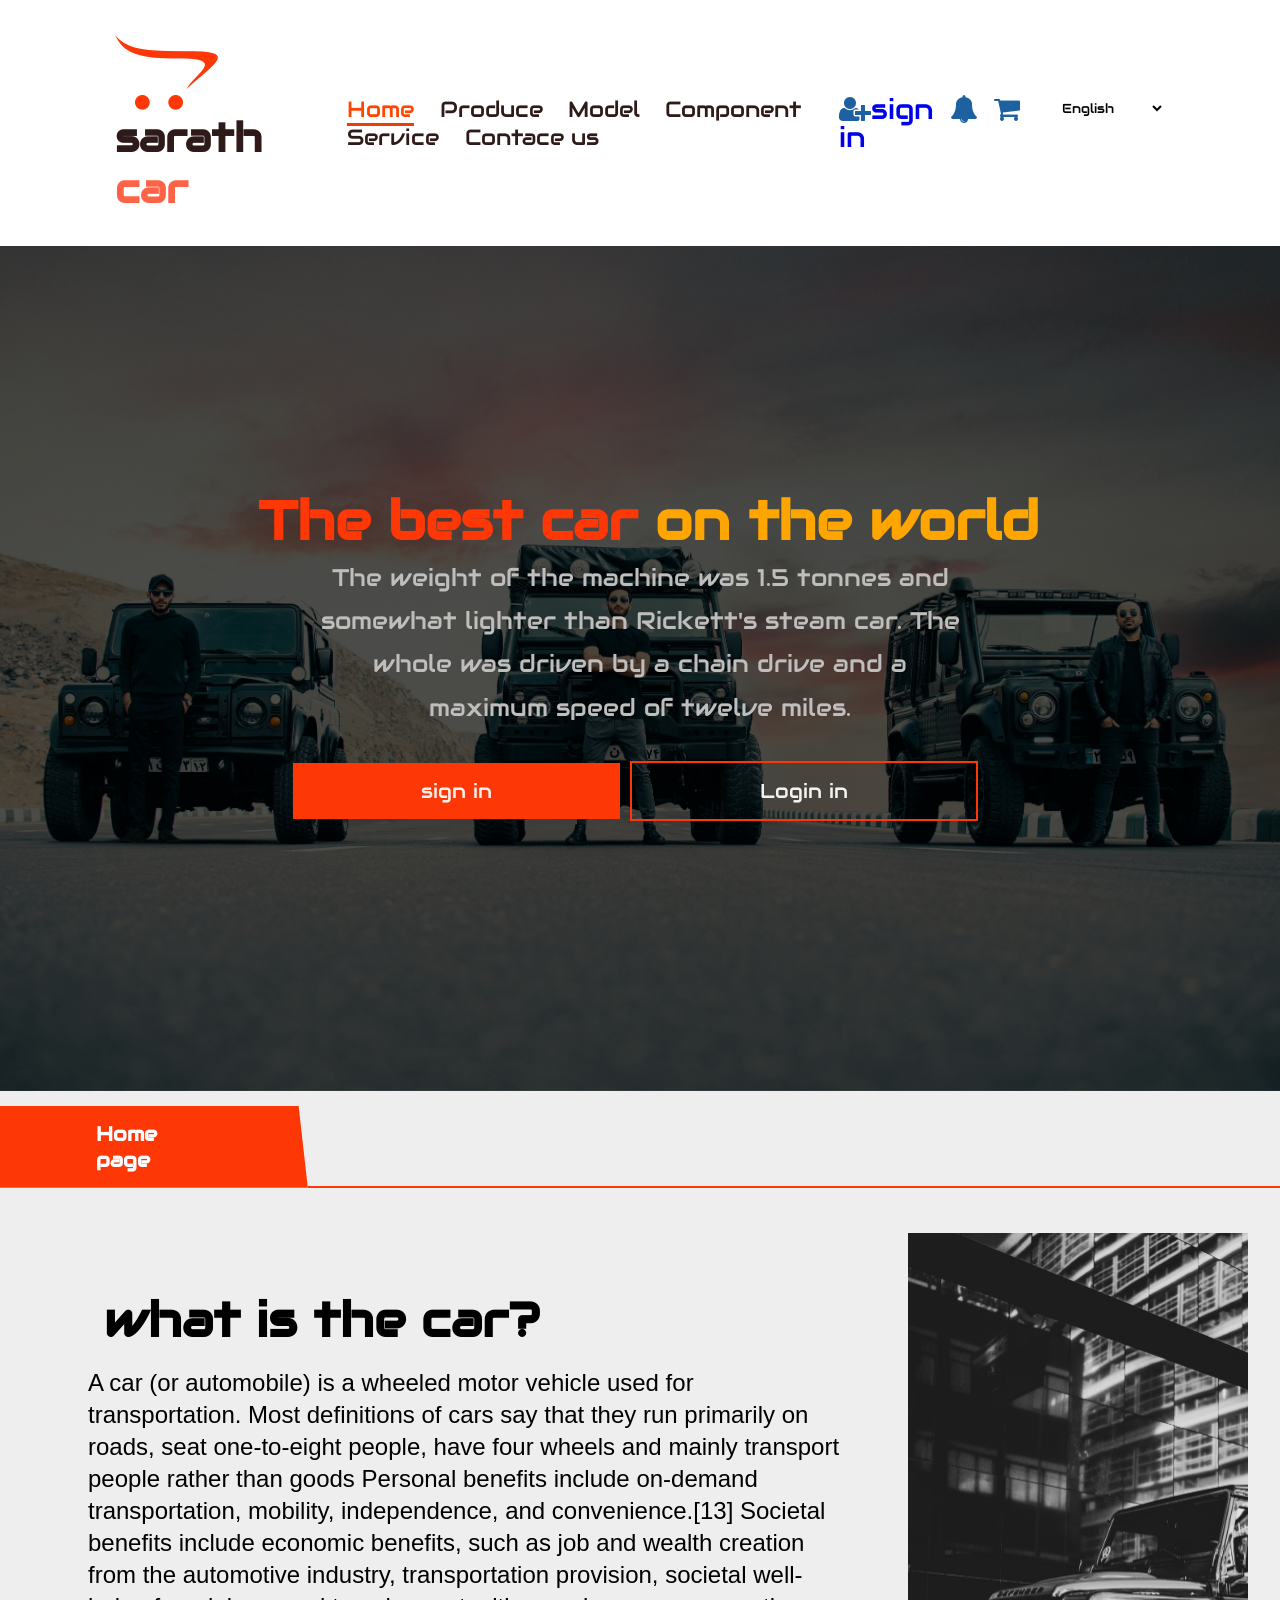
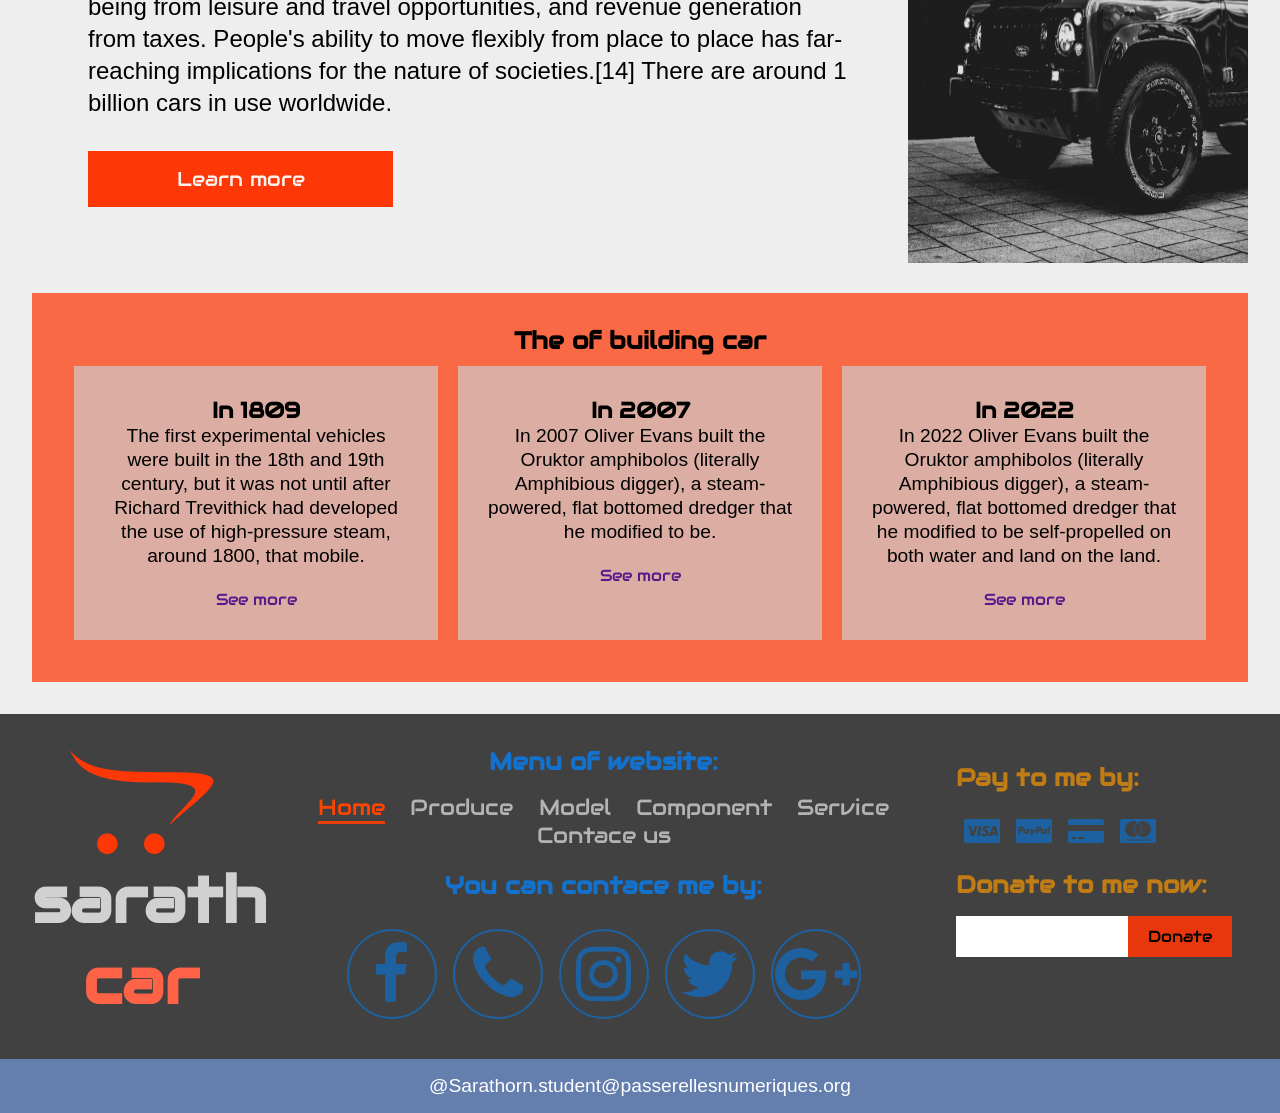
<file: index.html>
<!DOCTYPE html>
<html lang="en">
<head>
    <meta charset="UTF-8">
    <meta http-equiv="X-UA-Compatible" content="IE=edge">
    <meta name="viewport" content="width=device-width, initial-scale=1.0">
    <title>Home page</title>
    <link rel="stylesheet" href="https://cdnjs.cloudflare.com/ajax/libs/font-awesome/4.7.0/css/font-awesome.min.css">
    <link rel="stylesheet" href="css/style.css">
</head>
<body>
    <!-- navbar -->
    <header class="header">

        <a href="#" class="logo"><i class="fa fa-opencart"></i>sarath  <span>car</span> </a>
        <nav class="navbar">
            <a href="#" id="focus">Home</a>
            <a href="page/produce.html">Produce</a>
            <a href="page/model.html">Model</a>
            <a href="page/component.html">Component</a>
            <a href="page/service.html">Service</a>
            <a href="page/contace.html">Contace us</a>
        </nav>
        <div class="icons">
            <div class="fa fa-user-plus"><a href="page/sign-in.html">sign in</a></div>
            <div class="fa fa-bell"></div>
            <div class="fa fa-shopping-cart"></div>
            <div class="select-language">
                <select name="" id="">
                    <option value="" selected disabled>English</option>
                    <option value="">Khmer</option>
                    <option value="">Chinese</option>
                    <option value="">Thai</option>
                </select>
            </div>
        </div>
    </header>
    <!-- ------------ -->
    <section class="home">
        <div class="content">
            <h3>The best car <span>on the world</span> </h3>
            <p>The weight of the machine was 1.5 tonnes and somewhat lighter than Rickett's steam car. The whole was driven by a chain drive and a maximum speed of twelve miles.

            </p>
            <div class="button">
                <div class="button">
                    <a href="page/sign-in.html" class="btn btn-color">
                       sign in
                    </a>
                    <a href="page/sign-in.html" class="btn btn-benner" >
                        Login in
                    </a>
                </div>
            </div>
        </div>
    </section>
    <!-- contener -->
    <div class="headers">
        <h1>Home page</h1>
        <div></div>
    </div>
    <div class="contener">
        <div class="main main-1">
            <div class="text">
                <h3>what is the car?</h3>
                <p>A car (or automobile) is a wheeled motor vehicle used for transportation. Most definitions of cars say that they run primarily on roads, seat one-to-eight people, have four wheels and mainly transport people rather than goods
                    Personal benefits include on-demand transportation, mobility, independence, and convenience.[13] Societal benefits include economic benefits, such as job and wealth creation from the automotive industry, transportation provision, societal well-being from leisure and travel opportunities, and revenue generation from taxes. People's ability to move flexibly from place to place has far-reaching implications for the nature of societies.[14] There are around 1 billion cars in use worldwide. 
                </p>
                <div class="btn btn-color small">
                    Learn more
                </div>

            </div>
            <div class="img">
                <img src="image/home1.jpg" alt="">

            </div>
        </div>
        <div class="main main-2">
            <h1 class="h1">The of building car</h1>
            <div class="main-card">
                <div class="card card-has-bg card-has-magain start-center">
                    <h4>In 1809</h4>
                    <p>The first experimental vehicles were built in the 18th and 19th century, but it was not until after Richard Trevithick had developed the use of high-pressure steam, around 1800, that mobile.</p><br>
                    <a href="">See more</a>

                </div>
                <div class="card card-has-bg card-has-magain start-center">
                    <h4>In 2007</h4>
                    <p>In 2007 Oliver Evans built the Oruktor amphibolos (literally Amphibious digger), a steam-powered, flat bottomed dredger that he modified to be. </p><br>
                    <a href="">See more</a>
                    
                </div>
                <div class="card card-has-bg card-has-magain start-center">
                    <h4>In 2022</h4>
                    <p>In 2022 Oliver Evans built the Oruktor amphibolos (literally Amphibious digger), a steam-powered, flat bottomed dredger that he modified to be self-propelled on both water and land on the land. </p><br>
                    <a href="">See more</a>
                </div>
                
            </div>

        </div>
    </div>
    <footer>
        <a href="#" class="logo logo-footer"><i class="fa fa-opencart"></i>sarath  <span>car</span> </a>
    <div class="menu-footer">
        <nav class="navbar navbar-footer">
            <h1 class="h1">Menu of website:</h1>
            <a href="#" id="focus">Home</a>
            <a href="page/produce.html">Produce</a>
            <a href="page/model.html">Model</a>
            <a href="page/component.html">Component</a>
            <a href="page/service.html">Service</a>
            <a href="page/contace.html">Contace us</a>
        </nav>
        <div>
            <h1 class="h1">You can contace me by:</h4>
            <div class="icons icons-footer">
                <div class="fa fa-facebook"></div>
                <div class="fa fa-phone"></div>
                <div class="fa fa-instagram"></div>
                <div class="fa fa-twitter"></div>
                <div class="fa fa fa-google-plus"></div>
            </div>
        </div>

    </div>
    <div>
        <h1 class="h1-footer">Pay to me by:</h1>
        <div class="icons">
            <div class="fa fa-cc-visa"></div>
            <div class="fa fa-cc-paypal"></div>
            <div class="fa fa-credit-card-alt"></div>
            <div class="fa fa-cc-mastercard"></div>
        </div>
        <h1 class="h1-footer">Donate to me now:</h1>
        <div class="form-footer">
            <input type="text" class="input-footer">
            <div class="btn-footer">
                Donate
            </div>
        </div>

    </div>

</footer>
<p class="rever">@Sarathorn.student@passerellesnumeriques.org</p>
</body>
</html>
</file>
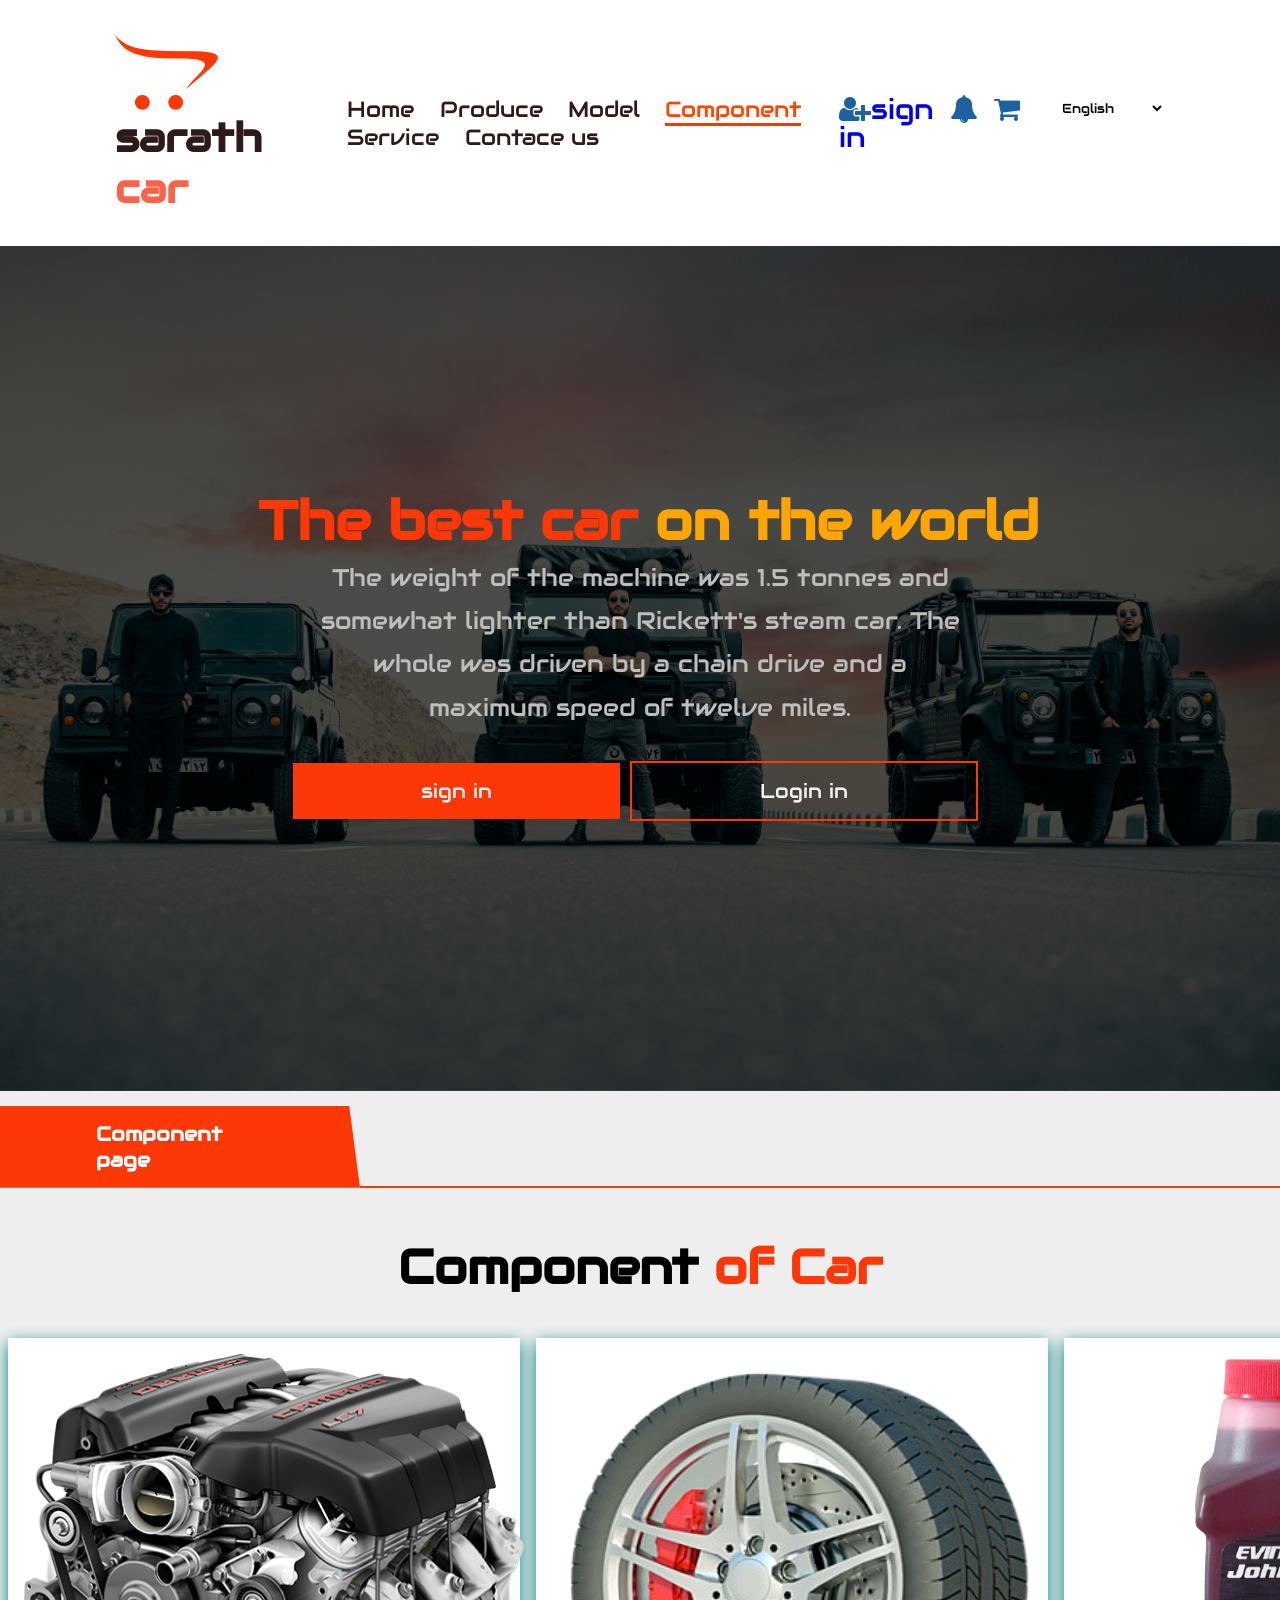
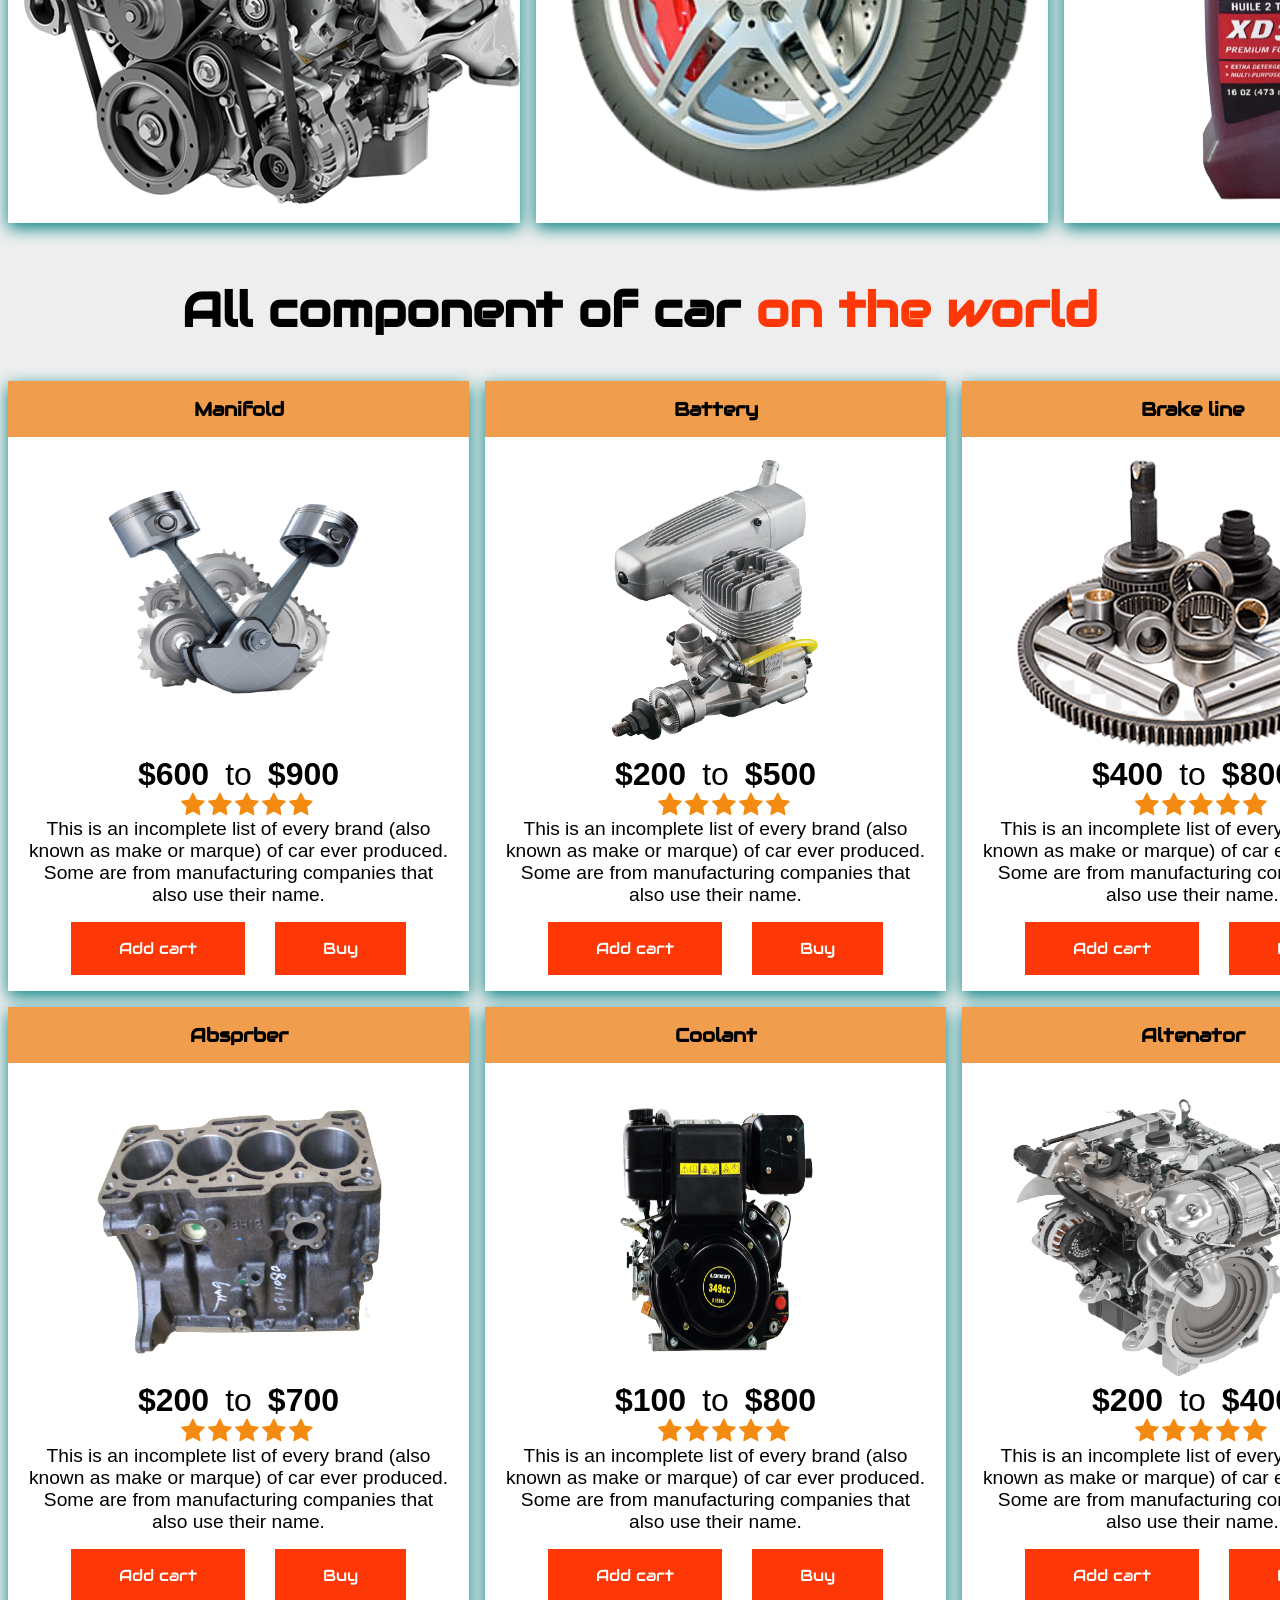
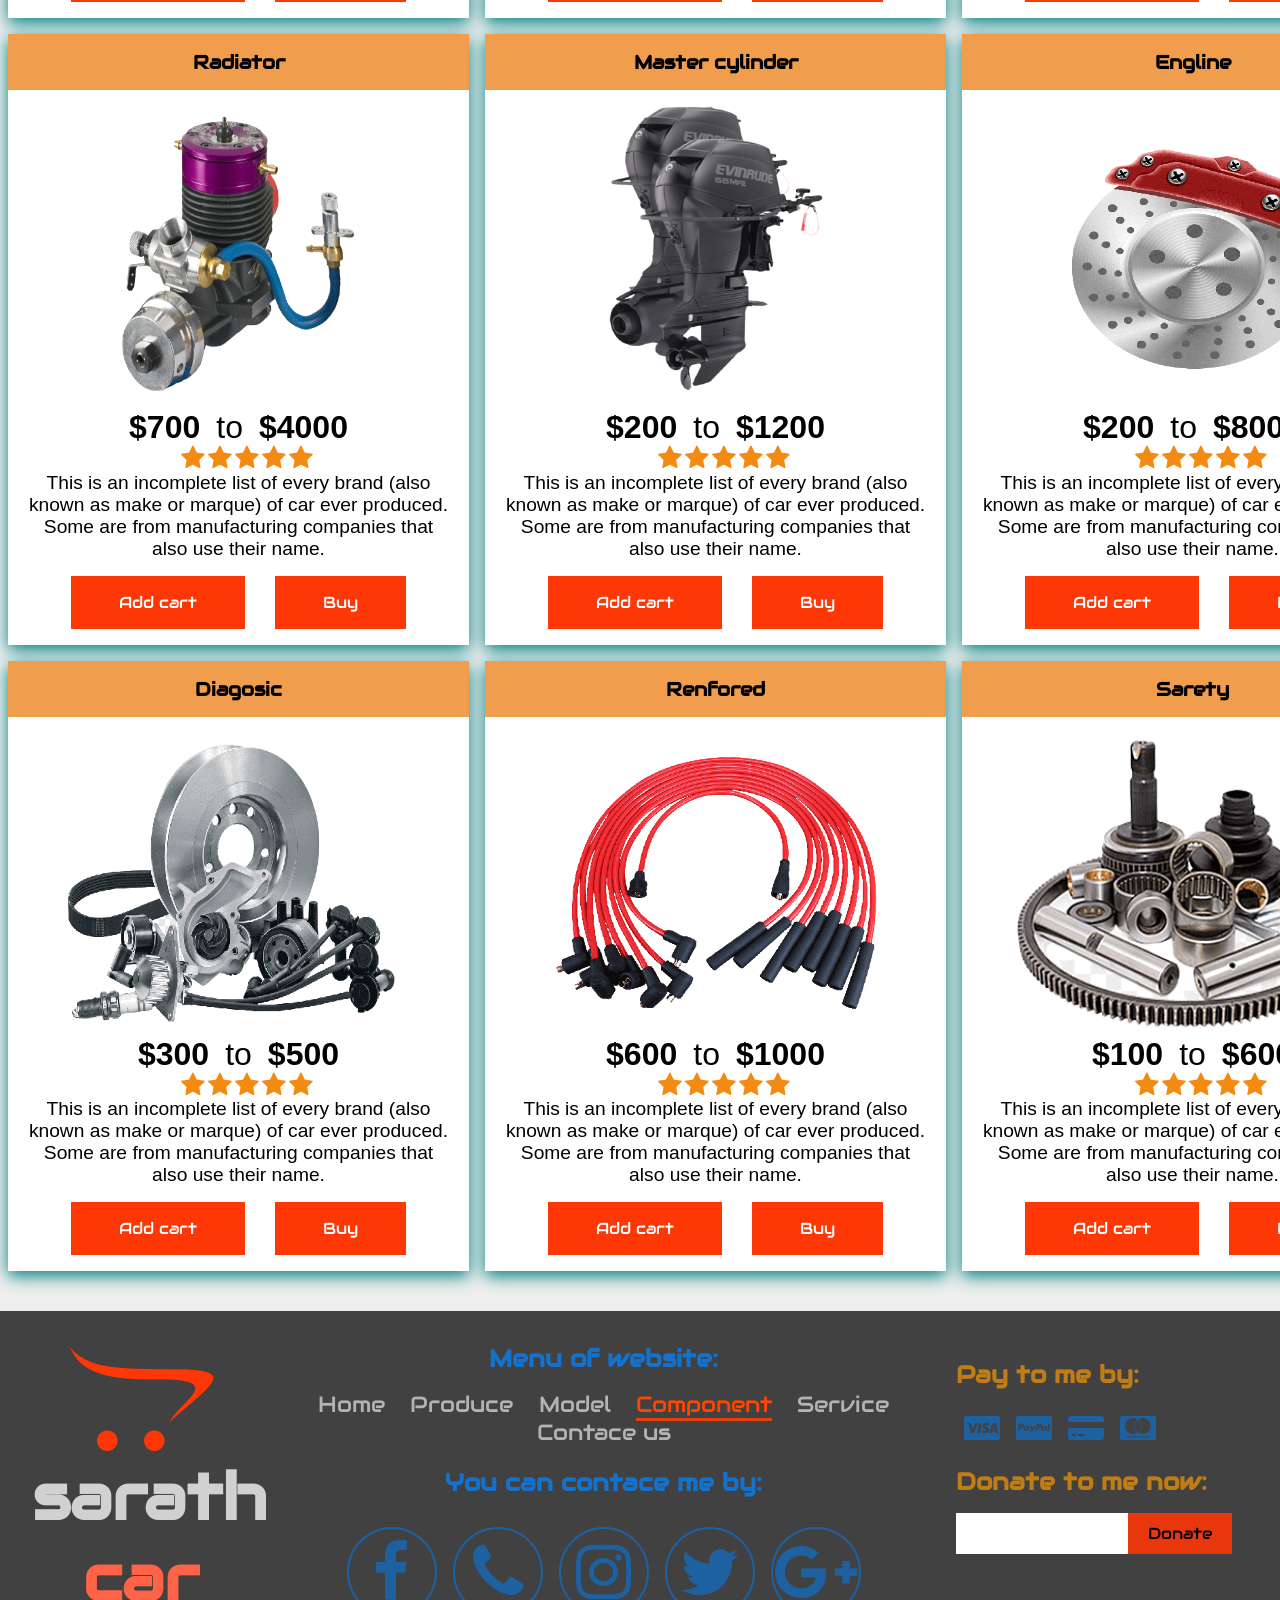
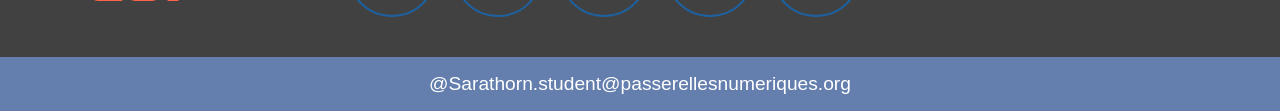
<file: page/component.html>
<!DOCTYPE html>
<html lang="en">
<head>
    <meta charset="UTF-8">
    <meta http-equiv="X-UA-Compatible" content="IE=edge">
    <meta name="viewport" content="width=device-width, initial-scale=1.0">
    <title>Component page</title>
    <link rel="stylesheet" href="https://cdnjs.cloudflare.com/ajax/libs/font-awesome/4.7.0/css/font-awesome.min.css">
    <link rel="stylesheet" href="../css/style.css">
</head>
<body>
    <!-- navbar -->
    <header class="header">

        <a href="#" class="logo"><i class="fa fa-opencart"></i>sarath  <span>car</span> </a>
        <nav class="navbar">
            <a href="../index.html">Home</a>
            <a href="produce.html">Produce</a>
            <a href="model.html">Model</a>
            <a href="#" id="focus">Component</a>
            <a href="service.html">Service</a>
            <a href="contace.html">Contace us</a>
        </nav>
        <div class="icons">
            <div class="fa fa-user-plus"><a href="sign-in.html">sign in</a></div>
            <div class="fa fa-bell"></div>
            <div class="fa fa-shopping-cart"></div>
            <div class="select-language">
                <select name="" id="">
                    <option value="" selected disabled>English</option>
                    <option value="">Khmer</option>
                    <option value="">Chinese</option>
                    <option value="">Thai</option>
                </select>
            </div>
        </div>
    </header>
    <section class="home">
        <div class="content">
            <h3>The best car <span>on the world</span> </h3>
            <p>The weight of the machine was 1.5 tonnes and somewhat lighter than Rickett's steam car. The whole was driven by a chain drive and a maximum speed of twelve miles.

            </p>
            <div class="button">
                <div class="button">
                    <a href="sign-in.html" class="btn btn-color">
                       sign in
                    </a>
                    <a href="sign-in.html" class="btn btn-benner" >
                        Login in
                    </a>
                </div>
            </div>
        </div>
    </section>
    <div class="headers">
        <h1>Component page</h1>
        <div></div>
    </div>
</div>
<h1 class="h1-card">Component<span> of Car</span></h1>
<div class="">
    <div class="main-card">
        <div class="card no-bg-card start-center">
            <img src="../image/com1.png" alt="" width="500" height="450">
        </div>
        <div class="card no-bg-card start-center">
            <img src="../image/com2.png" alt="" width="500" height="450">
        </div>
        <div class="card no-bg-card start-center">
            <img src="../image/com3.png" alt="" width="500" height="450">
        </div>
    </div>


    <h1 class="h1-card">All component of car <span> on the world</span></h1>
    <div>

        <div class="main-card">
            <div class=" no-bg-card start-center">
                <h1 class="h1-bg">Manifold</h1>
                <img src="../image/com4.png" alt="" width="360" height="300">
                <div class="card-com">
                    <div class="cost">
                        <h1>$600</h1>
                        <p>to</p>
                        <h1>$900</h1>
                    </div>
                    <div class="icon-flex">
                        <div class="fa fa-star"></div>
                        <div class="fa fa-star"></div>
                        <div class="fa fa-star"></div>
                        <div class="fa fa-star"></div>
                        <div class="fa fa-star"></div>
                    </div>
                    <p>This is an incomplete list of every brand (also known as make or marque) of car ever produced. Some are from manufacturing companies that also use their name.</p>
                    <div class="bt">
                        <div class="btn-com btn-color">
                            Add cart
                        </div>
                        <div class="btn-com btn-color">
                            Buy
                        </div>
                    </div>

                </div>
            </div>
            <div class=" no-bg-card start-center">
                <h1 class="h1-bg">Battery</h1>
                <img src="../image/com5.png" alt="" width="360" height="300">
                <div class="card-com">
                    <div class="cost">
                        <h1>$200</h1>
                        <p>to</p>
                        <h1>$500</h1>
                    </div>
                    <div class="icon-flex">
                        <div class="fa fa-star"></div>
                        <div class="fa fa-star"></div>
                        <div class="fa fa-star"></div>
                        <div class="fa fa-star"></div>
                        <div class="fa fa-star"></div>
                    </div>
                    <p>This is an incomplete list of every brand (also known as make or marque) of car ever produced. Some are from manufacturing companies that also use their name.</p>
                    <div class="bt">
                        <div class="btn-com btn-color">
                            Add cart
                        </div>
                        <div class="btn-com btn-color">
                            Buy
                        </div>
                    </div>

                </div>
            </div>
            <div class=" no-bg-card start-center">
                <h1 class="h1-bg">Brake line</h1>
                <img src="../image/com18.png" alt="" width="360" height="300">
                <div class="card-com">
                    <div class="cost">
                        <h1>$400</h1>
                        <p>to</p>
                        <h1>$800</h1>
                    </div>
                    <div class="icon-flex">
                        <div class="fa fa-star"></div>
                        <div class="fa fa-star"></div>
                        <div class="fa fa-star"></div>
                        <div class="fa fa-star"></div>
                        <div class="fa fa-star"></div>
                    </div>
                    <p>This is an incomplete list of every brand (also known as make or marque) of car ever produced. Some are from manufacturing companies that also use their name.</p>
                    <div class="bt">
                        <div class="btn-com btn-color">
                            Add cart
                        </div>
                        <div class="btn-com btn-color">
                            Buy
                        </div>
                    </div>

                </div>
            </div>
            <div class=" no-bg-card start-center">
                <h1 class="h1-bg">Fueltank</h1>
                <img src="../image/com7.png" alt="" width="360" height="300">
                <div class="card-com">
                    <div class="cost">
                        <h1>$200</h1>
                        <p>to</p>
                        <h1>$500</h1>
                    </div>
                    <div class="icon-flex">
                        <div class="fa fa-star"></div>
                        <div class="fa fa-star"></div>
                        <div class="fa fa-star"></div>
                        <div class="fa fa-star"></div>
                        <div class="fa fa-star"></div>
                    </div>
                    <p>This is an incomplete list of every brand (also known as make or marque) of car ever produced. Some are from manufacturing companies that also use their name.</p>
                    <div class="bt">
                        <div class="btn-com btn-color">
                            Add cart
                        </div>
                        <div class="btn-com btn-color">
                            Buy
                        </div>
                    </div>

                </div>
            </div>
        </div>
        <div class="main-card">
            <div class=" no-bg-card start-center">
                <h1 class="h1-bg">Absprber</h1>
                <img src="../image/com8.png" alt="" width="360" height="300">
                <div class="card-com">
                    <div class="cost">
                        <h1>$200</h1>
                        <p>to</p>
                        <h1>$700</h1>
                    </div>
                    <div class="icon-flex">
                        <div class="fa fa-star"></div>
                        <div class="fa fa-star"></div>
                        <div class="fa fa-star"></div>
                        <div class="fa fa-star"></div>
                        <div class="fa fa-star"></div>
                    </div>
                    <p>This is an incomplete list of every brand (also known as make or marque) of car ever produced. Some are from manufacturing companies that also use their name.</p>
                    <div class="bt">
                        <div class="btn-com btn-color">
                            Add cart
                        </div>
                        <div class="btn-com btn-color">
                            Buy
                        </div>
                    </div>

                </div>
            </div>
            <div class=" no-bg-card start-center">
                <h1 class="h1-bg">Coolant</h1>
                <img src="../image/com9.png" alt="" width="360" height="300">
                <div class="card-com">
                    <div class="cost">
                        <h1>$100</h1>
                        <p>to</p>
                        <h1>$800</h1>
                    </div>
                    <div class="icon-flex">
                        <div class="fa fa-star"></div>
                        <div class="fa fa-star"></div>
                        <div class="fa fa-star"></div>
                        <div class="fa fa-star"></div>
                        <div class="fa fa-star"></div>
                    </div>
                    <p>This is an incomplete list of every brand (also known as make or marque) of car ever produced. Some are from manufacturing companies that also use their name.</p>
                    <div class="bt">
                        <div class="btn-com btn-color">
                            Add cart
                        </div>
                        <div class="btn-com btn-color">
                            Buy
                        </div>
                    </div>

                </div>
            </div>
            <div class=" no-bg-card start-center">
                <h1 class="h1-bg">Altenator</h1>
                <img src="../image/com10.png" alt="" width="360" height="300">
                <div class="card-com">
                    <div class="cost">
                        <h1>$200</h1>
                        <p>to</p>
                        <h1>$400</h1>
                    </div>
                    <div class="icon-flex">
                        <div class="fa fa-star"></div>
                        <div class="fa fa-star"></div>
                        <div class="fa fa-star"></div>
                        <div class="fa fa-star"></div>
                        <div class="fa fa-star"></div>
                    </div>
                    <p>This is an incomplete list of every brand (also known as make or marque) of car ever produced. Some are from manufacturing companies that also use their name.</p>
                    <div class="bt">
                        <div class="btn-com btn-color">
                            Add cart
                        </div>
                        <div class="btn-com btn-color">
                            Buy
                        </div>
                    </div>

                </div>
            </div>
            <div class=" no-bg-card start-center">
                <h1 class="h1-bg">Distributor</h1>
                <img src="../image/com11.png" alt="" width="360" height="300">
                <div class="card-com">
                    <div class="cost">
                        <h1>$100</h1>
                        <p>to</p>
                        <h1>$900</h1>
                    </div>
                    <div class="icon-flex">
                        <div class="fa fa-star"></div>
                        <div class="fa fa-star"></div>
                        <div class="fa fa-star"></div>
                        <div class="fa fa-star"></div>
                        <div class="fa fa-star"></div>
                    </div>
                    <p>This is an incomplete list of every brand (also known as make or marque) of car ever produced. Some are from manufacturing companies that also use their name.</p>
                    <div class="bt">
                        <div class="btn-com btn-color">
                            Add cart
                        </div>
                        <div class="btn-com btn-color">
                            Buy
                        </div>
                    </div>

                </div>
            </div>
        </div>
        <div class="main-card">
            <div class=" no-bg-card start-center">
                <h1 class="h1-bg">Radiator</h1>
                <img src="../image/com12.png" alt="" width="360" height="300">
                <div class="card-com">
                    <div class="cost">
                        <h1>$700</h1>
                        <p>to</p>
                        <h1>$4000</h1>
                    </div>
                    <div class="icon-flex">
                        <div class="fa fa-star"></div>
                        <div class="fa fa-star"></div>
                        <div class="fa fa-star"></div>
                        <div class="fa fa-star"></div>
                        <div class="fa fa-star"></div>
                    </div>
                    <p>This is an incomplete list of every brand (also known as make or marque) of car ever produced. Some are from manufacturing companies that also use their name.</p>
                    <div class="bt">
                        <div class="btn-com btn-color">
                            Add cart
                        </div>
                        <div class="btn-com btn-color">
                            Buy
                        </div>
                    </div>

                </div>
            </div>
            <div class=" no-bg-card start-center">
                <h1 class="h1-bg">Master cylinder</h1>
                <img src="../image/com13.png" alt="" width="360" height="300">
                <div class="card-com">
                    <div class="cost">
                        <h1>$200</h1>
                        <p>to</p>
                        <h1>$1200</h1>
                    </div>
                    <div class="icon-flex">
                        <div class="fa fa-star"></div>
                        <div class="fa fa-star"></div>
                        <div class="fa fa-star"></div>
                        <div class="fa fa-star"></div>
                        <div class="fa fa-star"></div>
                    </div>
                    <p>This is an incomplete list of every brand (also known as make or marque) of car ever produced. Some are from manufacturing companies that also use their name.</p>
                    <div class="bt">
                        <div class="btn-com btn-color">
                            Add cart
                        </div>
                        <div class="btn-com btn-color">
                            Buy
                        </div>
                    </div>

                </div>
            </div>
            <div class=" no-bg-card start-center">
                <h1 class="h1-bg">Engline</h1>
                <img src="../image/com14.png" alt="" width="360" height="300">
                <div class="card-com">
                    <div class="cost">
                        <h1>$200</h1>
                        <p>to</p>
                        <h1>$8000</h1>
                    </div>
                    <div class="icon-flex">
                        <div class="fa fa-star"></div>
                        <div class="fa fa-star"></div>
                        <div class="fa fa-star"></div>
                        <div class="fa fa-star"></div>
                        <div class="fa fa-star"></div>
                    </div>
                    <p>This is an incomplete list of every brand (also known as make or marque) of car ever produced. Some are from manufacturing companies that also use their name.</p>
                    <div class="bt">
                        <div class="btn-com btn-color">
                            Add cart
                        </div>
                        <div class="btn-com btn-color">
                            Buy
                        </div>
                    </div>

                </div>
            </div>
            <div class=" no-bg-card start-center">
                <h1 class="h1-bg">Pedal</h1>
                <img src="../image/com15.png" alt="" width="360" height="300">
                <div class="card-com">
                    <div class="cost">
                        <h1>$200</h1>
                        <p>to</p>
                        <h1>$800</h1>
                    </div>
                    <div class="icon-flex">
                        <div class="fa fa-star"></div>
                        <div class="fa fa-star"></div>
                        <div class="fa fa-star"></div>
                        <div class="fa fa-star"></div>
                        <div class="fa fa-star"></div>
                    </div>
                    <p>This is an incomplete list of every brand (also known as make or marque) of car ever produced. Some are from manufacturing companies that also use their name.</p>
                    <div class="bt">
                        <div class="btn-com btn-color">
                            Add cart
                        </div>
                        <div class="btn-com btn-color">
                            Buy
                        </div>
                    </div>

                </div>
            </div>
        </div>
        <div class="main-card">
            <div class=" no-bg-card start-center">
                <h1 class="h1-bg">Diagosic</h1>
                <img src="../image/com16.png" alt="" width="360" height="300">
                <div class="card-com">
                    <div class="cost">
                        <h1>$300</h1>
                        <p>to</p>
                        <h1>$500</h1>
                    </div>
                    <div class="icon-flex">
                        <div class="fa fa-star"></div>
                        <div class="fa fa-star"></div>
                        <div class="fa fa-star"></div>
                        <div class="fa fa-star"></div>
                        <div class="fa fa-star"></div>
                    </div>
                    <p>This is an incomplete list of every brand (also known as make or marque) of car ever produced. Some are from manufacturing companies that also use their name.</p>
                    <div class="bt">
                        <div class="btn-com btn-color">
                            Add cart
                        </div>
                        <div class="btn-com btn-color">
                            Buy
                        </div>
                    </div>

                </div>
            </div>
            <div class=" no-bg-card start-center">
                <h1 class="h1-bg">Renfored</h1>
                <img src="../image/com17.png" alt="" width="360" height="300">
                <div class="card-com">
                    <div class="cost">
                        <h1>$600</h1>
                        <p>to</p>
                        <h1>$1000</h1>
                    </div>
                    <div class="icon-flex">
                        <div class="fa fa-star"></div>
                        <div class="fa fa-star"></div>
                        <div class="fa fa-star"></div>
                        <div class="fa fa-star"></div>
                        <div class="fa fa-star"></div>
                    </div>
                    <p>This is an incomplete list of every brand (also known as make or marque) of car ever produced. Some are from manufacturing companies that also use their name.</p>
                    <div class="bt">
                        <div class="btn-com btn-color">
                            Add cart
                        </div>
                        <div class="btn-com btn-color">
                            Buy
                        </div>
                    </div>

                </div>
            </div>
            <div class=" no-bg-card start-center">
                <h1 class="h1-bg">Sarety</h1>
                <img src="../image/com18.png" alt="" width="360" height="300">
                <div class="card-com">
                    <div class="cost">
                        <h1>$100</h1>
                        <p>to</p>
                        <h1>$600</h1>
                    </div>
                    <div class="icon-flex">
                        <div class="fa fa-star"></div>
                        <div class="fa fa-star"></div>
                        <div class="fa fa-star"></div>
                        <div class="fa fa-star"></div>
                        <div class="fa fa-star"></div>
                    </div>
                    <p>This is an incomplete list of every brand (also known as make or marque) of car ever produced. Some are from manufacturing companies that also use their name.</p>
                    <div class="bt">
                        <div class="btn-com btn-color">
                            Add cart
                        </div>
                        <div class="btn-com btn-color">
                            Buy
                        </div>
                    </div>

                </div>
            </div>
            <div class=" no-bg-card start-center">
                <h1 class="h1-bg">Laminate</h1>
                <img src="../image/com7.png" alt="" width="360" height="300">
                <div class="card-com">
                    <div class="cost">
                        <h1>$200</h1>
                        <p>to</p>
                        <h1>$900</h1>
                    </div>
                    <div class="icon-flex">
                        <div class="fa fa-star"></div>
                        <div class="fa fa-star"></div>
                        <div class="fa fa-star"></div>
                        <div class="fa fa-star"></div>
                        <div class="fa fa-star"></div>
                    </div>
                    <p>This is an incomplete list of every brand (also known as make or marque) of car ever produced. Some are from manufacturing companies that also use their name.</p>
                    <div class="bt">
                        <div class="btn-com btn-color">
                            Add cart
                        </div>
                        <div class="btn-com btn-color">
                            Buy
                        </div>
                    </div>

                </div>
            </div>
        </div>



    </div>
    
</div>









    <footer>
        <a href="#" class="logo logo-footer"><i class="fa fa-opencart"></i>sarath  <span>car</span> </a>
    <div class="menu-footer">
        <nav class="navbar navbar-footer">
            <h1 class="h1">Menu of website:</h1>
            <a href="../index.html">Home</a>
            <a href="produce.html">Produce</a>
            <a href="model.html">Model</a>
            <a href="#" id="focus">Component</a>
            <a href="service.html">Service</a>
            <a href="contace.html">Contace us</a>
        </nav>
        <div>
            <h1 class="h1">You can contace me by:</h4>
            <div class="icons icons-footer">
                <div class="fa fa-facebook"></div>
                <div class="fa fa-phone"></div>
                <div class="fa fa-instagram"></div>
                <div class="fa fa-twitter"></div>
                <div class="fa fa fa-google-plus"></div>
            </div>
        </div>

    </div>
    <div>
        <h1 class="h1-footer">Pay to me by:</h1>
        <div class="icons">
            <div class="fa fa-cc-visa"></div>
            <div class="fa fa-cc-paypal"></div>
            <div class="fa fa-credit-card-alt"></div>
            <div class="fa fa-cc-mastercard"></div>
        </div>
        <h1 class="h1-footer">Donate to me now:</h1>
        <div class="form-footer">
            <input type="text" class="input-footer">
            <div class="btn-footer">
                Donate
            </div>
        </div>

    </div>

</footer>
<p class="rever">@Sarathorn.student@passerellesnumeriques.org</p>
</body>
</html>
</file>
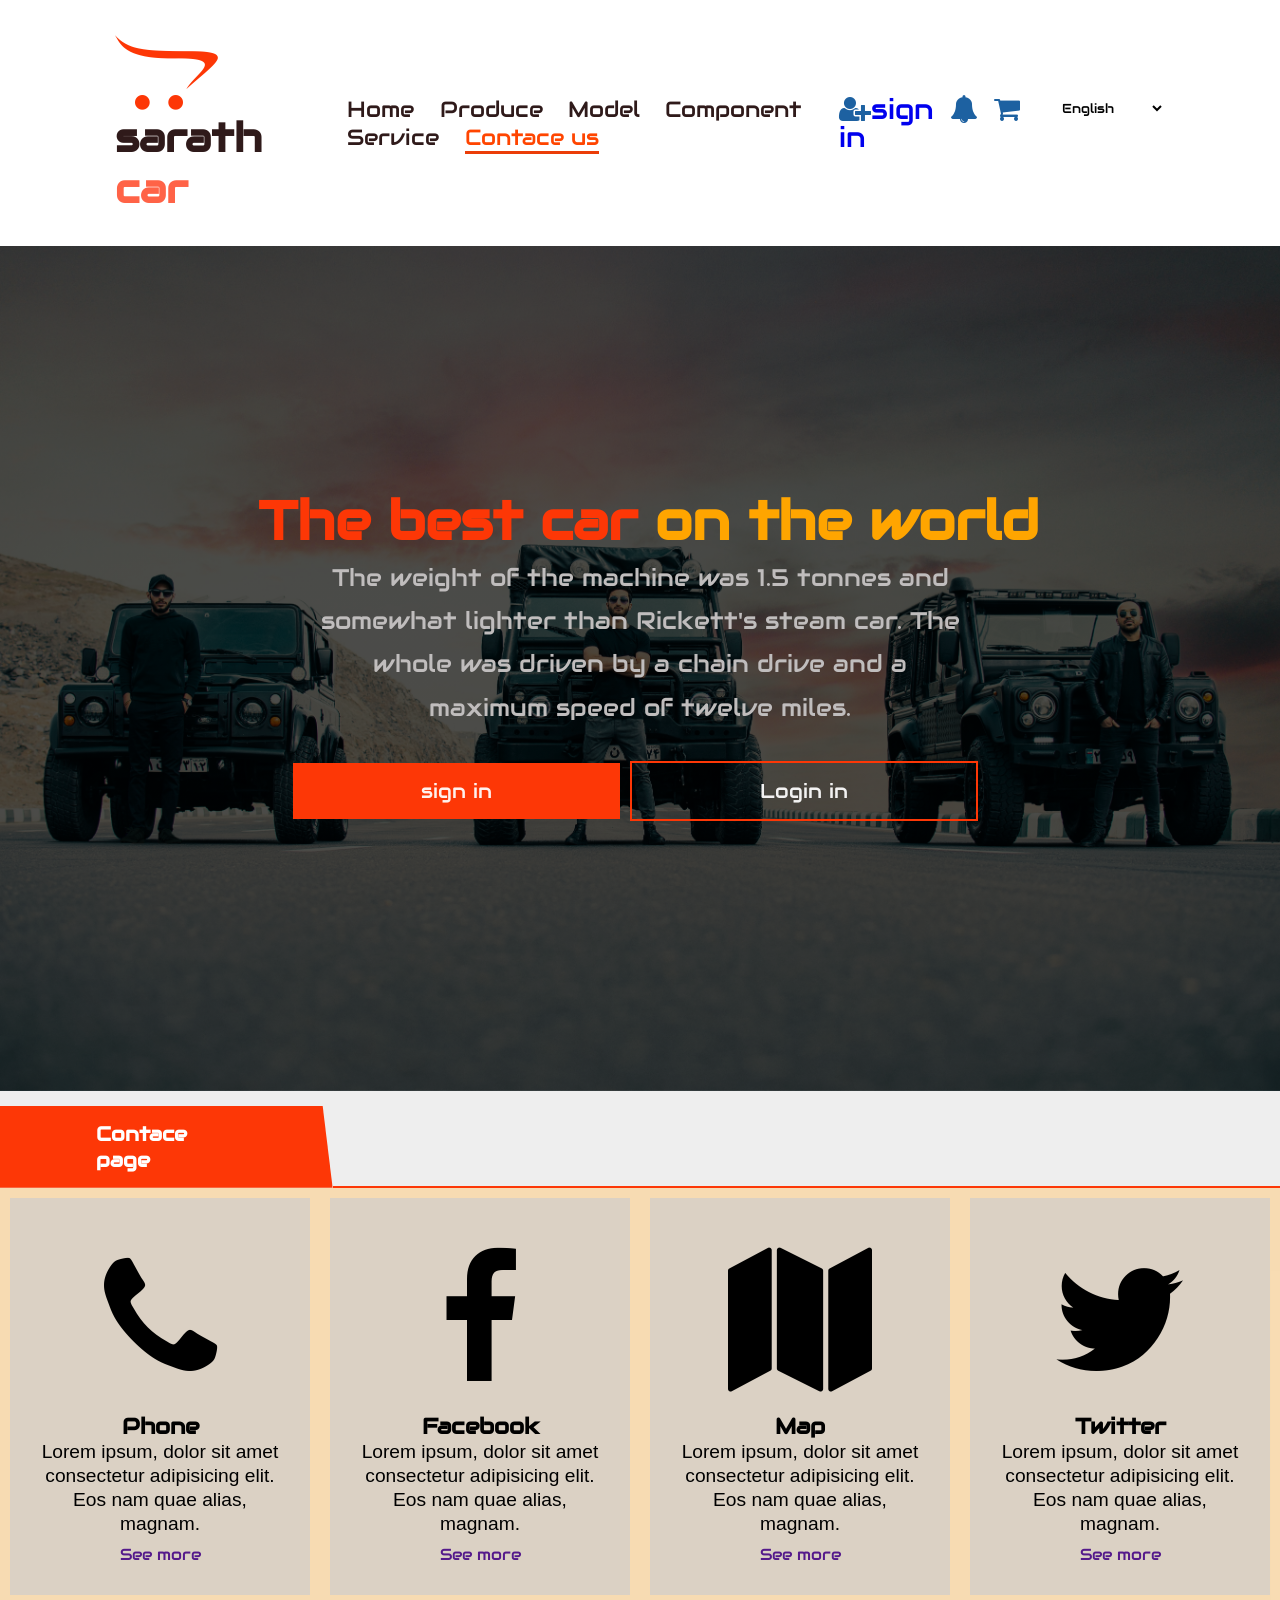
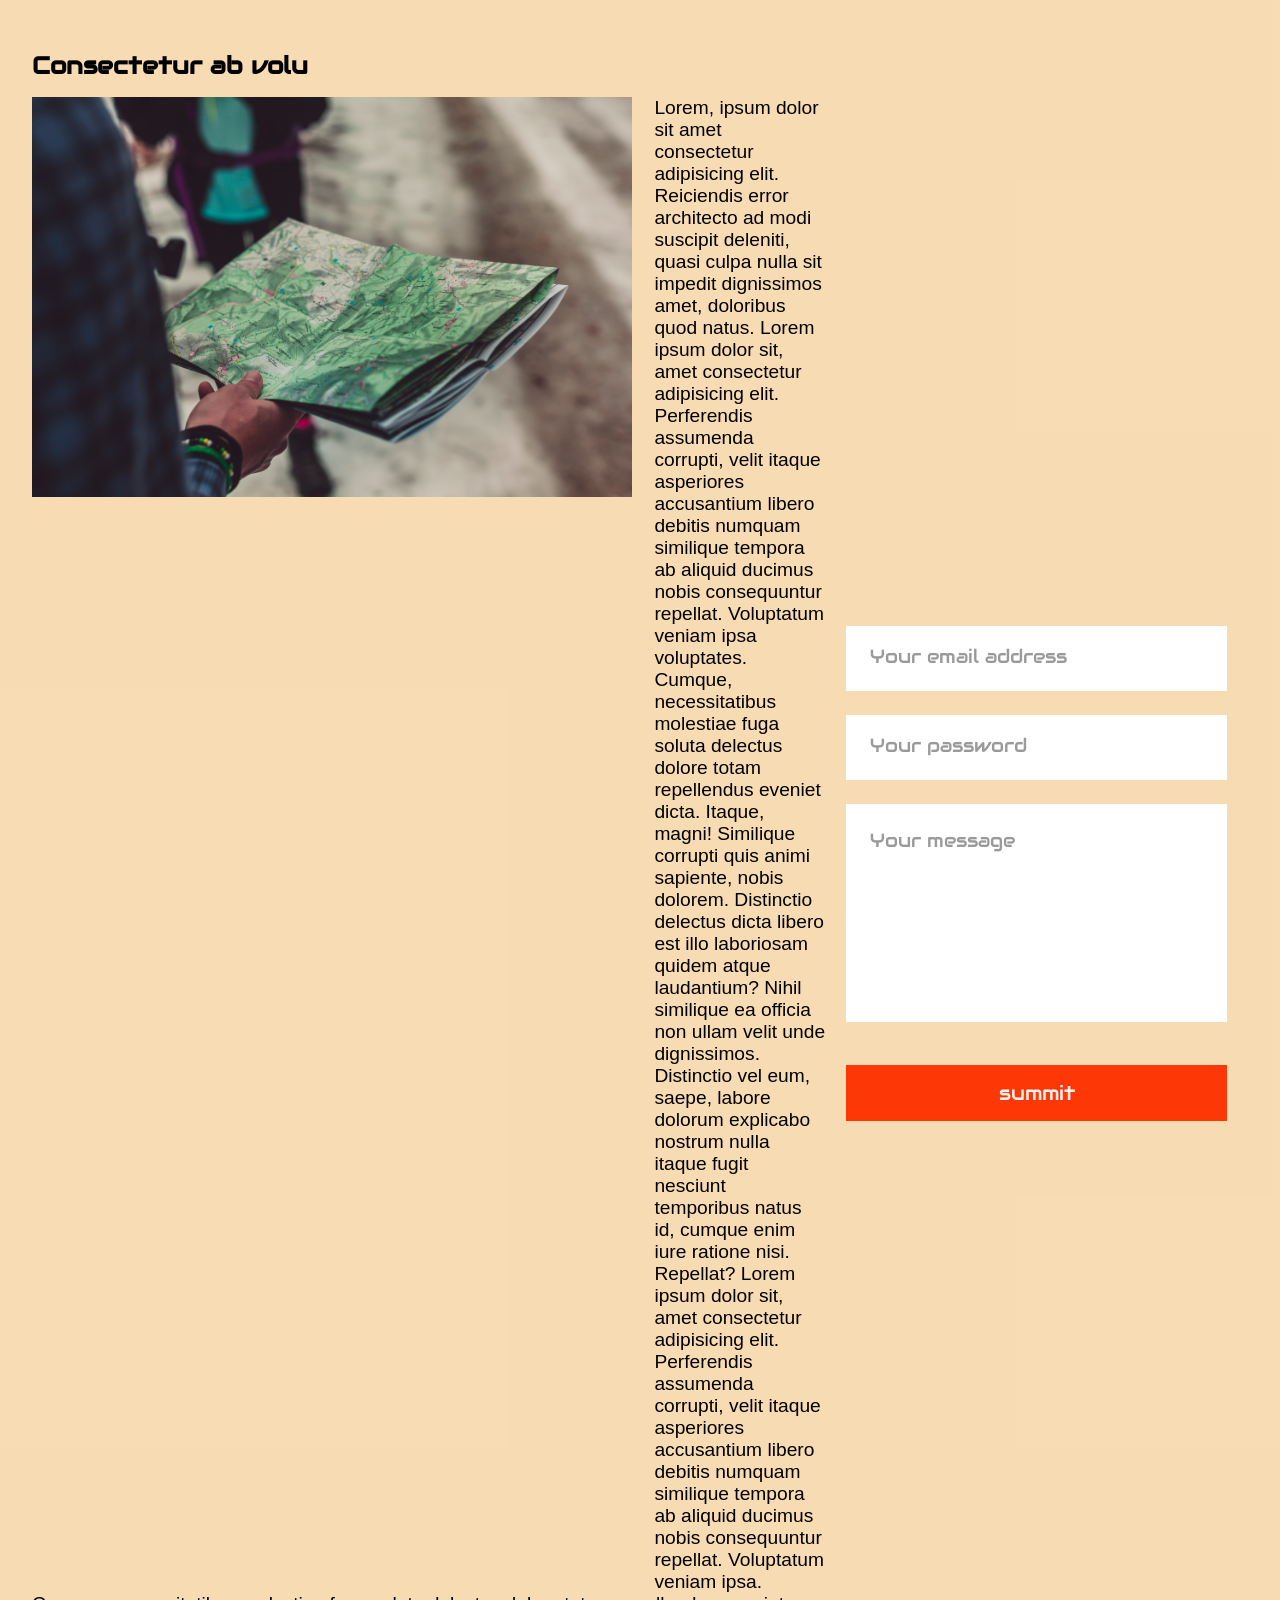
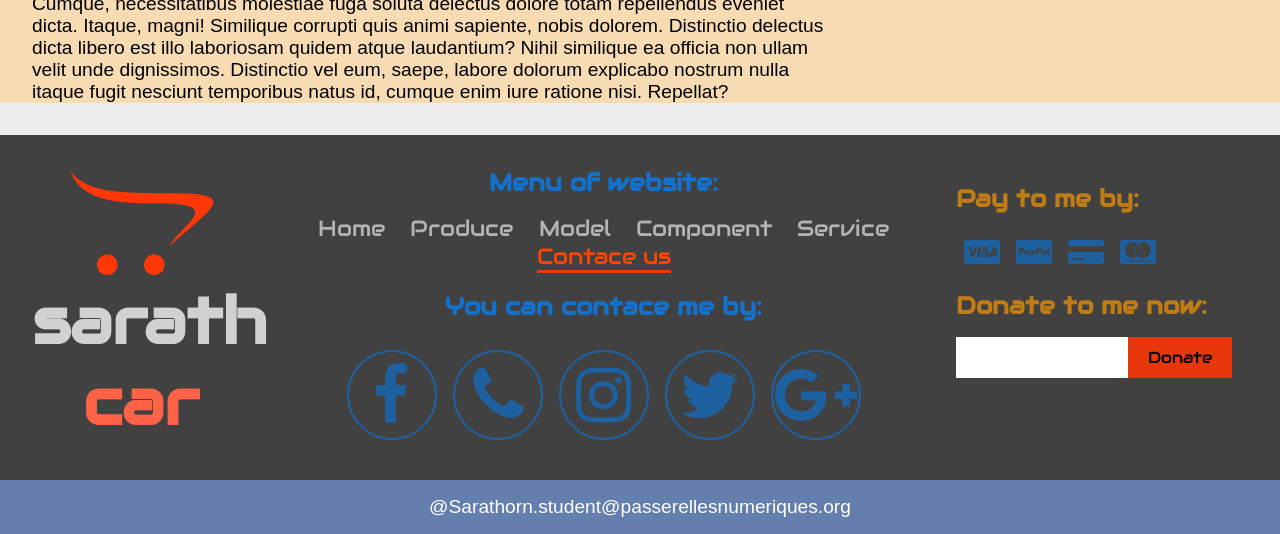
<file: page/contace.html>
<!DOCTYPE html>
<html lang="en">
<head>
    <meta charset="UTF-8">
    <meta http-equiv="X-UA-Compatible" content="IE=edge">
    <meta name="viewport" content="width=device-width, initial-scale=1.0">
    <title>Contace page</title>
    <link rel="stylesheet" href="https://cdnjs.cloudflare.com/ajax/libs/font-awesome/4.7.0/css/font-awesome.min.css">
    <link rel="stylesheet" href="../css/style.css">
</head>
<body>
    <!-- navbar -->
    <header class="header">

        <a href="#" class="logo"><i class="fa fa-opencart"></i>sarath  <span>car</span> </a>
        <nav class="navbar">
            <a href="../index.html">Home</a>
            <a href="produce.html">Produce</a>
            <a href="model.html">Model</a>
            <a href="component.html">Component</a>
            <a href="service.html">Service</a>
            <a href="#" id="focus">Contace us</a>
        </nav>
        <div class="icons">
            <div class="fa fa-user-plus"><a href="sign-in.html">sign in</a></div>
            <div class="fa fa-bell"></div>
            <div class="fa fa-shopping-cart"></div>
            <div class="select-language">
                <select name="" id="">
                    <option value="" selected disabled>English</option>
                    <option value="">Khmer</option>
                    <option value="">Chinese</option>
                    <option value="">Thai</option>
                </select>
            </div>
        </div>
    </header>
    <section class="home">
        <div class="content">
            <h3>The best car <span>on the world</span> </h3>
            <p>The weight of the machine was 1.5 tonnes and somewhat lighter than Rickett's steam car. The whole was driven by a chain drive and a maximum speed of twelve miles.

            </p>
            <div class="button">
                <a href="sign-in.html" class="btn btn-color">
                   sign in
                </a>
                <a href="sign-in.html" class="btn btn-benner" >
                    Login in
                </a>
            </div>
        </div>
    </section>
    <div class="headers">
        <h1>Contace page</h1>
        <div></div>
    </div>
    <div class="contener color-contener">
        <div class="mail">
            <div class="main-card">
                <div class="card card-has-bg card-has-magain start-center">
                    <div class="icons-form">
                        <div class="fa fa-phone"></div>
                    </div>
                    <h4>Phone</h4>
                    <p>Lorem ipsum, dolor sit amet consectetur adipisicing elit. Eos nam quae alias, magnam.</p>
                    <a href="">See more</a>
                </div>
                <div class="card card-has-bg card-has-magain start-center">
                    <div class="icons-form">
                        <div class="fa fa-facebook"></div>
                    </div>
                    <h4>Facebook</h4>
                    <p>Lorem ipsum, dolor sit amet consectetur adipisicing elit. Eos nam quae alias, magnam.</p>
                    <a href="">See more</a>
                </div>
                <div class="card card-has-bg card-has-magain start-center">
                    <div class="icons-form">
                        <div class="fa fa-map"></div>
                    </div>
                    <h4>Map</h4>
                    <p>Lorem ipsum, dolor sit amet consectetur adipisicing elit. Eos nam quae alias, magnam.</p>
                    <a href="">See more</a>
                </div>
                <div class="card card-has-bg card-has-magain start-center">
                    <div class="icons-form">
                        <div class="fa fa-twitter"></div>
                    </div>
                    <h4>Twitter</h4>
                    <p>Lorem ipsum, dolor sit amet consectetur adipisicing elit. Eos nam quae alias, magnam.</p>
                    <a href="">See more</a>
                </div>
            </div>
        </div>
        <div class="main main-1">
            <div class="information">
                <h1 class="h1 h1-contace">
                    Consectetur ab volu
                </h1>
                <div class="img-text">
                    <img src="../image/pexels-francesco-paggiaro-793088.jpg" width="600" height="400"  alt="">
                    <p>
                        Lorem, ipsum dolor sit amet consectetur adipisicing elit. Reiciendis error architecto ad modi suscipit deleniti, quasi culpa nulla sit impedit dignissimos amet, doloribus quod natus.
                        Lorem ipsum dolor sit, amet consectetur adipisicing elit. Perferendis assumenda corrupti, velit itaque asperiores accusantium libero debitis numquam similique tempora ab aliquid ducimus nobis consequuntur repellat. Voluptatum veniam ipsa voluptates.
                    Cumque, necessitatibus molestiae fuga soluta delectus dolore totam repellendus eveniet dicta. Itaque, magni! Similique corrupti quis animi sapiente, nobis dolorem. Distinctio delectus dicta libero est illo laboriosam quidem atque laudantium?
                    Nihil similique ea officia non ullam velit unde dignissimos. Distinctio vel eum, saepe, labore dolorum explicabo nostrum nulla itaque fugit nesciunt temporibus natus id, cumque enim iure ratione nisi. Repellat?
                    Lorem ipsum dolor sit, amet consectetur adipisicing elit. Perferendis assumenda corrupti, velit itaque asperiores accusantium libero debitis numquam similique tempora ab aliquid ducimus nobis consequuntur repellat. Voluptatum veniam ipsa.
                    </p>
                    
                </div>
                <p>
                    
                    Cumque, necessitatibus molestiae fuga soluta delectus dolore totam repellendus eveniet dicta. Itaque, magni! Similique corrupti quis animi sapiente, nobis dolorem. Distinctio delectus dicta libero est illo laboriosam quidem atque laudantium?
                    Nihil similique ea officia non ullam velit unde dignissimos. Distinctio vel eum, saepe, labore dolorum explicabo nostrum nulla itaque fugit nesciunt temporibus natus id, cumque enim iure ratione nisi. Repellat?

                </p>


            </div>
            <div class="form">
                <form action="">
                    <div>
                        <input type="gmail" class="input" placeholder="Your email address">
                    </div>
                    <div>
                        <input type="password"  class="input" placeholder="Your password">
                    </div>
                    <div>
                        <textarea name="" id="" cols="30" rows="10" placeholder="Your message" class="input"></textarea>
                    </div>
                    <div>
                        <button class="btn btn-color btn-form">
                            summit
                        </button>
                    </div>
 
                </form>


            </div>

        </div>
    </div>










    <footer>
        <a href="#" class="logo logo-footer"><i class="fa fa-opencart"></i>sarath  <span>car</span> </a>
    <div class="menu-footer">
        <nav class="navbar navbar-footer">
            <h1 class="h1">Menu of website:</h1>
            <a href="../index.html">Home</a>
            <a href="produce.html">Produce</a>
            <a href="model.html">Model</a>
            <a href="component.html">Component</a>
            <a href="service.html">Service</a>
            <a href="#" id="focus">Contace us</a>
        </nav>
        <div>
            <h1 class="h1">You can contace me by:</h4>
            <div class="icons icons-footer">
                <div class="fa fa-facebook"></div>
                <div class="fa fa-phone"></div>
                <div class="fa fa-instagram"></div>
                <div class="fa fa-twitter"></div>
                <div class="fa fa fa-google-plus"></div>
            </div>
        </div>

    </div>
    <div>
        <h1 class="h1-footer">Pay to me by:</h1>
        <div class="icons">
            <div class="fa fa-cc-visa"></div>
            <div class="fa fa-cc-paypal"></div>
            <div class="fa fa-credit-card-alt"></div>
            <div class="fa fa-cc-mastercard"></div>
        </div>
        <h1 class="h1-footer">Donate to me now:</h1>
        <div class="form-footer">
            <input type="text" class="input-footer">
            <div class="btn-footer">
                Donate
            </div>
        </div>

    </div>
</footer>
<p class="rever">@Sarathorn.student@passerellesnumeriques.org</p>
</body>
</html>
</file>
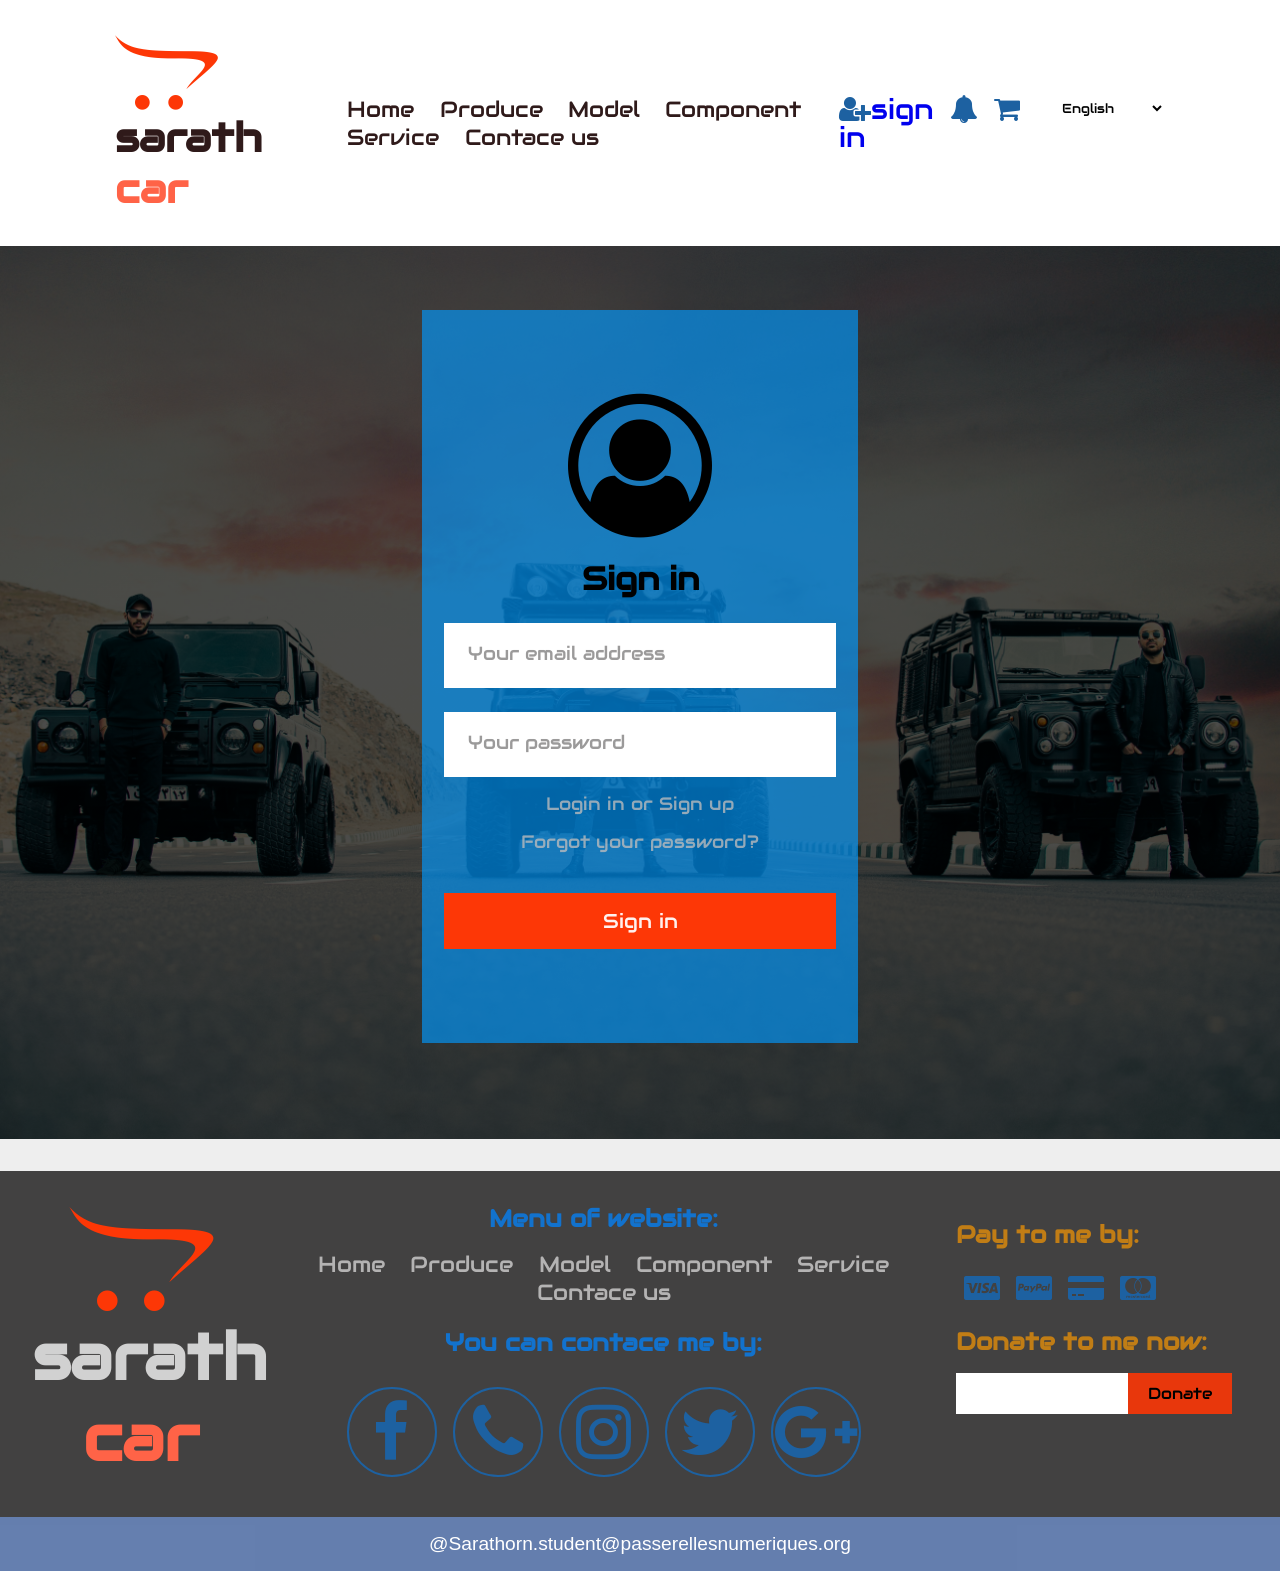
<file: page/sign-in.html>
<!DOCTYPE html>
<html lang="en">
<head>
    <meta charset="UTF-8">
    <meta http-equiv="X-UA-Compatible" content="IE=edge">
    <meta name="viewport" content="width=device-width, initial-scale=1.0">
    <title>sign in</title>
    <link rel="stylesheet" href="https://cdnjs.cloudflare.com/ajax/libs/font-awesome/4.7.0/css/font-awesome.min.css">
    <link rel="stylesheet" href="../css/style.css">
</head>
<body>
    <div class="bg">
        <!-- navbar -->
    <header class="header">

        <a href="#" class="logo"><i class="fa fa-opencart"></i>sarath  <span>car</span> </a>
        <nav class="navbar">
            <a href="../index.html">Home</a>
            <a href="produce.html">Produce</a>
            <a href="model.html">Model</a>
            <a href="component.html">Component</a>
            <a href="service.html">Service</a>
            <a href="contace.html">Contace us</a>
        </nav>
        <div class="icons">
            <div class="fa fa-user-plus"><a href="#">sign in</a></div>
            <div class="fa fa-bell"></div>
            <div class="fa fa-shopping-cart"></div>
            <div class="select-language">
                <select name="" id="">
                    <option value="" selected disabled>English</option>
                    <option value="">Khmer</option>
                    <option value="">Chinese</option>
                    <option value="">Thai</option>
                </select>
            </div>
        </div>

    </header>
    <div class="contener contener-sign-in home">
        <div class="form form-sign-in-page">
                <div class="icons-form">
                    <div class="fa fa fa-user-circle-o"></div>
                </div>
                <h1 class="h1 h1-form">
                    Sign in
                </h1>
                <form action="">
                    <div>
                        <input type="text"  class="input" placeholder="Your email address">
                    </div>
                    <div>
                        <input type="password" placeholder="Your password" class="input">
                    </div>
                    
                    <a href="" class="a-form">Login in or Sign up</a>
                    <a class="a-form">Forgot your password?</a>
                    <div>
                        <button class="btn btn-color btn-form ">Sign in</button>
                    </div>  
                </form>
        </div>
    </div>
    </div>
















    <footer>
        <a href="#" class="logo logo-footer"><i class="fa fa-opencart"></i>sarath  <span>car</span> </a>
    <div class="menu-footer">
        <nav class="navbar navbar-footer">
            <h1 class="h1">Menu of website:</h1>
            <a href="../index.html">Home</a>
            <a href="produce.html">Produce</a>
            <a href="model.html">Model</a>
            <a href="component.html">Component</a>
            <a href="#">Service</a>
            <a href="contace.html">Contace us</a>
        </nav>
        <div>
            <h1 class="h1">You can contace me by:</h4>
            <div class="icons icons-footer">
                <div class="fa fa-facebook"></div>
                <div class="fa fa-phone"></div>
                <div class="fa fa-instagram"></div>
                <div class="fa fa-twitter"></div>
                <div class="fa fa fa-google-plus"></div>
            </div>
        </div>

    </div>
    <div>
        <h1 class="h1-footer">Pay to me by:</h1>
        <div class="icons">
            <div class="fa fa-cc-visa"></div>
            <div class="fa fa-cc-paypal"></div>
            <div class="fa fa-credit-card-alt"></div>
            <div class="fa fa-cc-mastercard"></div>
        </div>
        <h1 class="h1-footer">Donate to me now:</h1>
        <div class="form-footer">
            <input type="text" class="input-footer">
            <div class="btn-footer">
                Donate
            </div>
        </div>

    </div>

</footer>
<p class="rever">@Sarathorn.student@passerellesnumeriques.org</p>

</body>
</html>
</file>
<file: css/style.css>
@import url('https://fonts.googleapis.com/css2?family=Audiowide&family=Open+Sans&display=swap');
*{
    font-family: 'Audiowide', cursive;
    margin: 0;
    padding: 0;
    box-sizing: border-box;
    text-decoration: none;
    border:none;
    outline: none;
}
.home{
    background-image: linear-gradient(rgba(0,0,0,0.7), rgba(0,0,0,0.7), rgba(0,0,0,0.7)), 
url(../image/hamid-tajik-c1EH_XH-tNI-unsplash.jpg);
    background-repeat: no-repeat;
    background-size: cover;
    background-position: center;
    animation: slider 10s infinite linear;
}
@keyframes slider{
    100%{
        background-image: linear-gradient(rgba(0,0,0,0.7), rgba(0,0,0,0.7), rgba(0,0,0,0.7)), 
        url(../image/banner1.jpg);
    }
    80%{
        background-image: linear-gradient(rgba(0,0,0,0.7), rgba(0,0,0,0.7), rgba(0,0,0,0.7)), 
        url(../image/banner2.jpg);
    }
    60%{
        background-image: linear-gradient(rgba(0,0,0,0.7), rgba(0,0,0,0.7), rgba(0,0,0,0.7)), 
        url(../image/banner3.jpg);
    }
    40%{
        background-image: linear-gradient(rgba(0,0,0,0.7), rgba(0,0,0,0.7), rgba(0,0,0,0.7)), 
        url(../image/banner4.jpg);
    }
    20%{
        background-image: linear-gradient(rgba(0,0,0,0.7), rgba(0,0,0,0.7), rgba(0,0,0,0.7)), 
        url(../image/banner5.jpg);
    }
}

body{
    font-size: 60%;
    background: #eee;
    overflow-x: hidden;
    scroll-behavior: smooth;
    

}
/* nav */
.header{
    display: flex;
    align-items: center;
    justify-content: space-between;
    background: #fff;
    padding: 2rem 9%;
    box-shadow: 0 0.5rem 1rem rgba(0,0,0,0.1);
}
.color-contener{
    background: rgba(252, 212, 152, 0.685);
}
/* -----------logo------------------ */
.logo{
    font-size: 2.5rem;
    font-weight: bold;
    color: #2f1a1a;
}
.logo-footer{
    width: 18%;
    text-align: center;
    font-size: 4rem;
    color: rgb(209, 209, 209);
}
.logo-footer span{
    color: white;
}
/* ------------------------------------ */
.menu-footer{
    width: 58%;
    /* display: flex;
    justify-content: center; */
    text-align: center;
}
.menu-footer div{
    margin-top: 1.3rem;
}
.menu-footer .h1{
    margin-bottom: 1rem;
    color: rgba(9, 123, 230, 0.849);
    font-size: 1.5rem;
}









.logo span{
    color: tomato;
}
.logo i{
    color: rgb(253, 55, 6);
    font-size: 5rem;
}
.logo-footer i{
    font-size: 7rem;
}
/* ---------------------- */


/* ------navbar------- */
.navbar a{
    font-size: 1.4rem;
    margin: 0 0.7rem;
    color: #2f1a1a;
}
.menu{
    /* width:%; */
    margin: auto;
}
.navbar-footer a{
    width: 100%;
    font-size: -1rem;
    margin-top: -2rem;
    text-align: center;
    color: rgb(180, 179, 179);
}
a:hover{
    color: rgb(253, 55, 6);
 
}
/* icon-------------- */
.icons{
    display: flex;
}
.icons-form{
    text-align: center;
    font-size: 9rem;
}
.icons .fa{
    font-size: 28px;
    margin: 8px;
    color: #1d61a1;
}
.icons-footer{
    display: flex;
    justify-content: center;
    margin-top: 4rem;
}
.icons-footer .fa{
    font-size: 4rem;
    border: 2px solid;
    width: 90px;
    height: 90px;
    display: flex;
    justify-content: center;
    align-items: center;
    border-radius: 50%;
}
.form-footer{
    display: flex;
}
.form-footer .btn-footer{
    background:  rgba(253, 55, 6, 0.89);
    padding: 10px 20px;
    font-size: 1rem;
}
.form-footer .btn-footer:hover{
    background: rgba(238, 124, 11, 0.911);
}

.h1-footer{
    margin: 1rem 0;
    color: rgba(230, 142, 9, 0.781);
    font-size: 1.5rem;
}
.rever{
    padding: 1rem;
    width: 100%;
    text-align: center;
    background: rgba(12, 55, 134, 0.609);
    color: rgb(255, 255, 255);
}
.icons .fa:hover{
    color: rgb(253, 55, 6);
}



/* home */
.home{
    display: flex;
    justify-content: center;
    align-items: center;
   
background-image: linear-gradient(rgba(0,0,0,0.7), rgba(0,0,0,0.7), rgba(0,0,0,0.7)), 
url(../image/hamid-tajik-c1EH_XH-tNI-unsplash.jpg);
    background-repeat: no-repeat;
    background-size: cover;
    background-position: center;
    padding: 15rem 0;
}
.home .content p{
    font-family: 'Audiowide', cursive;
}
.home .content{
    text-align: center;

}
.home .content  h3{
    color: rgb(253, 55, 6);
    font-size: 3.4rem;
    

}
.home  .content  h3 span{
    color: orange;
}
.home .content  p{
    width: 50%;
    margin: auto;
    font-size: 1.5rem;
    line-height: 1.8;
    color: #c0bdbd;
    font-weight: 1px;
    /* font-family: 'Open Sans', sans-serif; */
}


/* btn */
.home .content button{
    font-size: 1.5rem;
    padding: 1rem 2rem;
    cursor: pointer;
    border-radius: 8px;
    background: orange;
    color: #fff;
}
.button{
    display: flex;
    justify-content: center;
    align-items: center;
}
.btn-benner{
    margin: 10px;
    background: none;
    border: 2px solid rgb(253, 55, 6);
    color: white;
}
.btn-color{
    background: rgb(253, 55, 6);
}
.btn{

    margin-bottom: 30px;
    margin-top: 2rem;
    font-size: 20px;
    padding: 15px 8rem;
    color: rgba(255, 255, 255, 0.932);
    
}
.btn:hover{
    background: orange;
}
.btn-small{
    width: 40%;
    margin-left: 1rem;
    padding: 10px 20px ;
    text-align: center;    /* margin: auto; */
    margin-top: 6px;
}
.small{
    width: 40%;
    padding: 15px ;
    text-align: center;

    /* margin: auto; */
}
.btn-form{
    width: 100%;
    /* margin-left: 2.5%; */
    box-sizing: border-box;
  }




/* contener */
.headers{
    display: flex;
}
.headers h1{
    clip-path: polygon(0 0, 97% 0, 100% 100%, 0% 100%);
    background:  rgb(253, 55, 6);
    padding: 15px 6rem;
    margin-top: 15px;
    font-size: 20px;
    color:white;

}
.h1{
    font-size: 1.5rem;
    /* margin-top: ; */
}
.h1-contace{
    margin-bottom: 1rem;
}
/* .h1-footer{
    font-size: 2rem;
    color: rgb(180, 179, 179);
} */
.headers div{
    width: 80%;
    border-bottom: 2px solid  rgb(253, 55, 6);
}

.main{
    width: 95%;
    margin: auto;
    margin-top: 5vh;
}
.main-1{
    display: flex;
    /* background: rgb(170, 168, 168); */
    


}
.main-2{
    text-align: center;
    margin-top: 0;
    padding: 2rem;
    background: rgba(255, 54, 4, 0.719);
}

.main .text{
    width: 72%;
    padding: 3.5rem;

}
.main .text h3{
    font-size: 3rem;
}
.main .text p{
    margin-top: 1rem;
    font-size: 1.5rem;
    line-height: 2rem;
    font-family: sans-serif;

}
.main .img{
    width: 28%;
    
}
.main .img img{
    width: 100%;
    height: 70vh;
}

/*-------------icon------------------ */

/* card */
.main-card{
    display: flex;
    /* margin-top: 20px; */
}

.card-no-magin{
    margin: 0;
}
.card-has-magain{
    padding: 30px;
    margin: 10px;
}
.card-has-small-magain{
    background: rgba(113, 114, 114, 0.966);
    margin: 5px;
}
.main-card .card{
    width: 40%;
}
.start-center{
    text-align: center;

}
.start-left{
    text-align: none;
}
.no-bg-card{
    background: none;
    padding: 1rem;
    margin: 8px;
    background: rgb(255, 255, 255);
    box-shadow: 0 0.3rem 1rem teal;

}
.card-has-bg{
    background: rgba(207, 204, 204, 0.692);
}
.main-card .card-has-bg:hover{
    box-shadow: 0 0.3rem 1rem teal;
}
.main-card .card h4{
    font-size: 1.4rem;
}
.main-card .card p{
    font-size: 1.2rem;
    font-family: sans-serif;
    line-height: 1.5rem;
    margin-bottom: 0.5rem;
}
.card a{
    font-size: 1rem;
}


/* footer */
footer{
    background: rgb(66, 65, 65);
    display: flex;
    padding: 2rem;
    margin-top: 2rem;
}

/* .menu a{
    display: block;
} */



/*---------- form */
.select-language select{
    border: none;
    padding: 20px 30px;
    background: white;
    margin-top: -8px;
}
.select-language select option{
    font-size: 20px;
}
.form{
    width: 40%;
    margin: auto;
}
.form form{
    width: 90%;
    margin: auto;
}
.form-sign-in-page{
    background: rgba(3, 151, 250, 0.664);
    margin-top: -2rem;
    padding: 4rem 0rem;
}
.form form div{
    margin: auto;
    box-sizing: border-box;
    margin-top: 0.5rem;
}
.input{
    width: 100%;
    box-sizing: border-box;
    padding: 1.5rem;
    margin-top: 1rem;
    resize: none;

}
::placeholder{
    font-size: 1.2rem;
    color: rgba(126, 124, 124, 0.774);
}

.contener-sign-in{

    padding: 6rem;
    display: flex;
}
.h1-form{
    text-align: center;
    font-size: 2rem;
}
.a-form{
    display: flex;
    justify-content: center;
    font-size: 1.1rem;
    margin-top: 1rem;
    color: rgba(192, 189, 189, 0.774);
}
p{
    font-family: sans-serif;
    font-size: 1.2rem;
}


.information{
    width: 75%;
}
.img-text{
    width: 100%;
    display: flex;
}
.information img{
    margin-right: 1.4rem;
}


.h1-card{
    text-align: center;
    margin-top: 3rem;
    font-size: 3rem;
    margin-bottom: 2rem;
}
.h1-card span{
    color:  rgb(253, 55, 6);
}
.photo{
    margin: auto;
    margin-top: -9rem;
}


.main-card .start-left img{
    width: 100%;
    height: 45vh;
}
.main-card .start-left p,.icon-flex,h3{
    padding-left: 1rem;
}
.start-left del{
    text-decoration: line-through;
    font-family: sans-serif;
    background: rgba(240, 167, 10, 0.87);
    margin-left: 6px;
}
.start-left .fa{
    font-size: 2rem;
    color: rgba(255, 153, 0, 0.836);
}
.start-left span{
    font-family: sans-serif;
    font-size: 2.3rem;
    font-weight: bold;
    color: rgb(0, 0, 0);
    
}
.start-left h3{
    width: 50%;
    padding: 10px 15px;
    margin: -2px 0 10px 0;
    background: rgba(231, 127, 9, 0.87);
    color: rgba(24, 23, 23, 0.877);
    clip-path: polygon(0 0, 100% 0, 96% 100%, 0 100%);
    font-size: 1.6rem;
  }











/* model======================== */
  .h1-bg{
      width: 461px;
      padding: 1rem;
      margin: -1rem -1rem 1rem -1rem;
      background: rgba(238, 137, 42, 0.829);
  }

/* servies */
.thepra .h1{
    margin-bottom: 1rem;
    color: red;
    font-size: 2rem;
}
.thepra p{
    font-size: 1.5rem;
}
.service-contain{
    padding: 2rem;
    display: flex;
    width: 100%;
}
.service-contain img{
    margin: 0 1rem;
}
.service-contain .btn-color,.service-contain .btn-benner{
    width: 13rem;
    text-align: center;
    margin: 1rem 5rem;
    font-size: 1rem;
    padding: 1rem 3rem;
    color: #000;
}
.service-contain .btn-benner:hover{
    background: rgb(240, 186, 12);
}
.service-contain .btn-color:hover{
    background: rgb(236, 177, 13);
}
.service-color{
    background: rgba(6, 146, 240, 0.473);
}
.service{
    padding: 2rem;
    text-align: center;
    margin-bottom: 2rem;
}
.users img{
    width: 200px;
    height: 200px;
    background: #000;
    border-radius: 50%;
}
.service-color .btn-color{
    margin-left: -4px;
}
.service .h1{
    color: rgb(4, 116, 245);
    margin-bottom: 2rem;
}
.service p{
    width: 40%;
    margin: auto;
}
.service h3{
    font-size: 1.6rem;
    margin: 1rem;
}













#focus{
    border-bottom: 3px solid rgb(235, 61, 8);
    color: orangered;

}


.cost{
    display: flex;
    justify-content: center;
}
.cost h1{
    margin: 0 1rem;
    font-size: 2rem;
    
    font-family: sans-serif;

}
.cost p{
    font-size: 2rem;

 
}
.bt{
    margin-top: 1rem;
    display: flex;
    justify-content: center;
    color: white;
}
.btn-com{
    padding: 1rem 3rem;
    font-size: 1rem;
    margin: 0 15px;
}
.btn-com:hover{
    background: rgb(224, 146, 0);
}
.card-com .icon-flex .fa{
    font-size: 1.6rem;
    color: rgba(243, 134, 9, 0.959);

}
</file>
